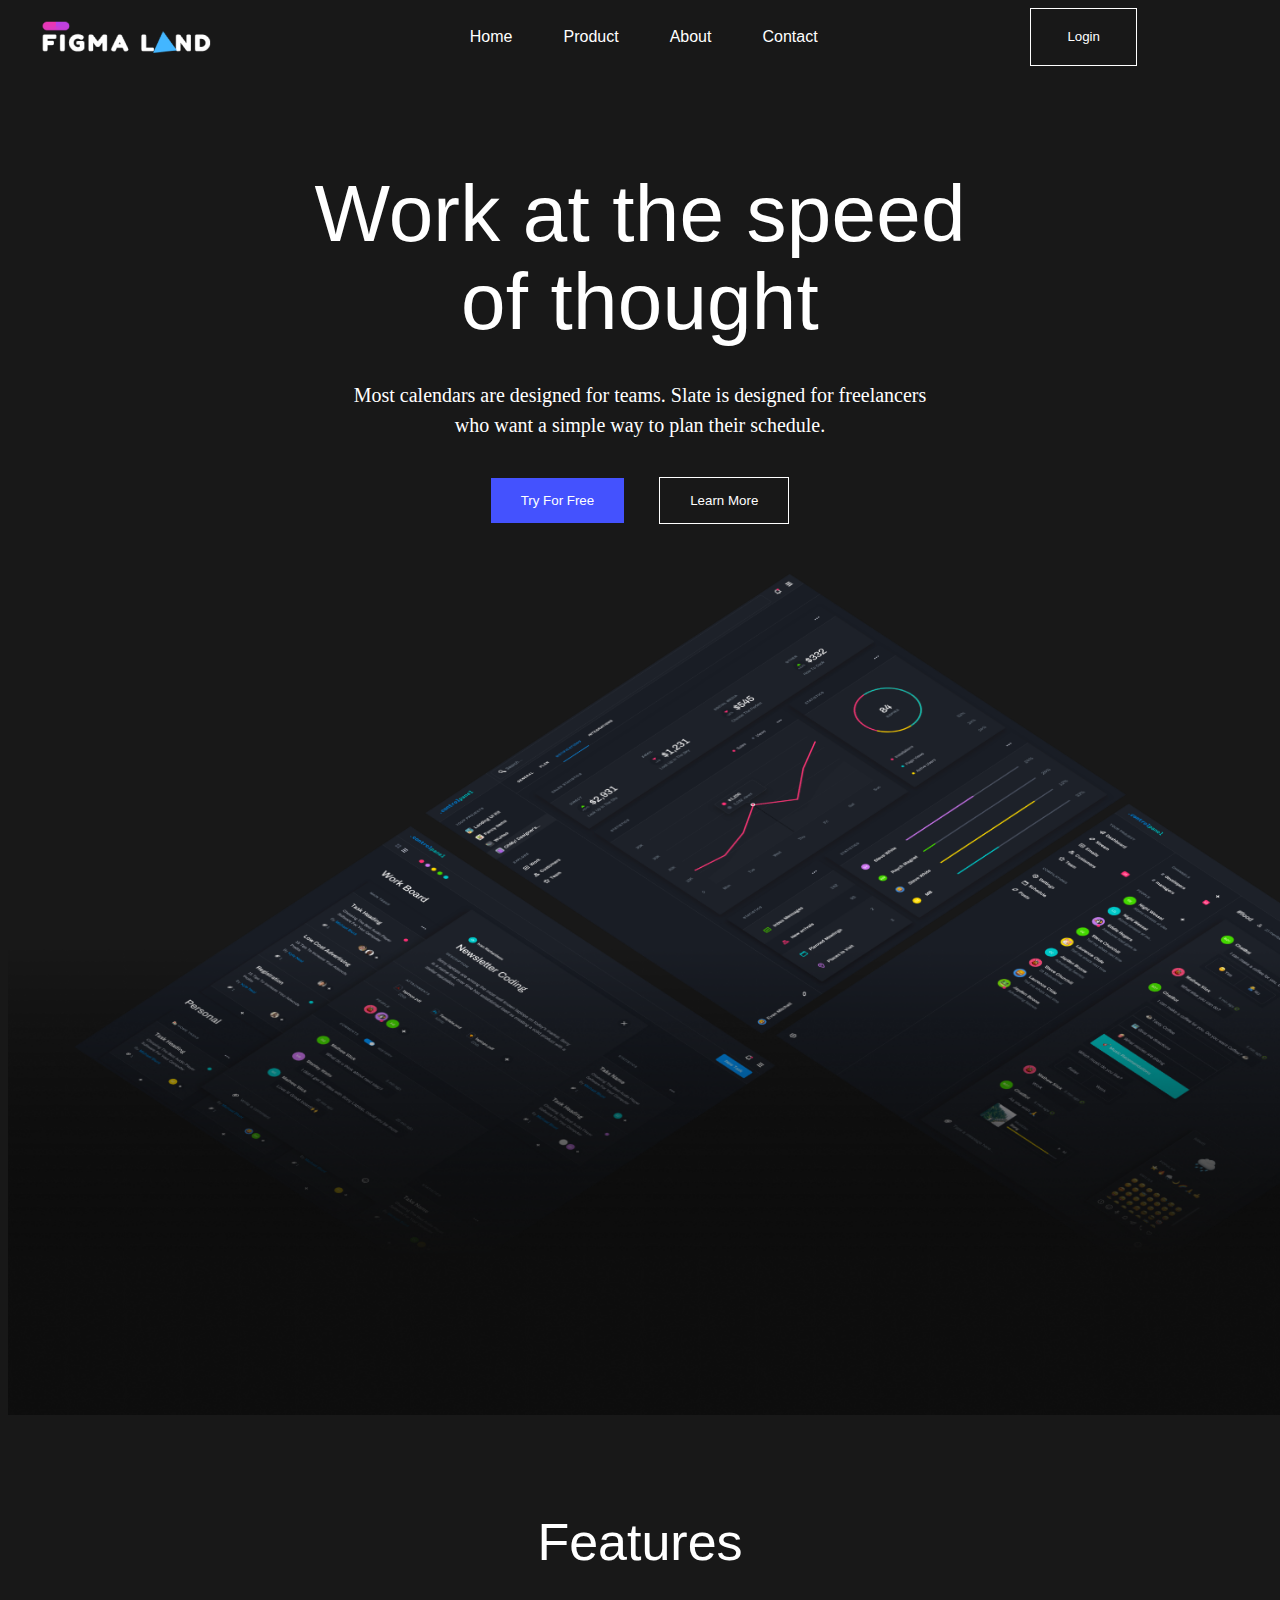
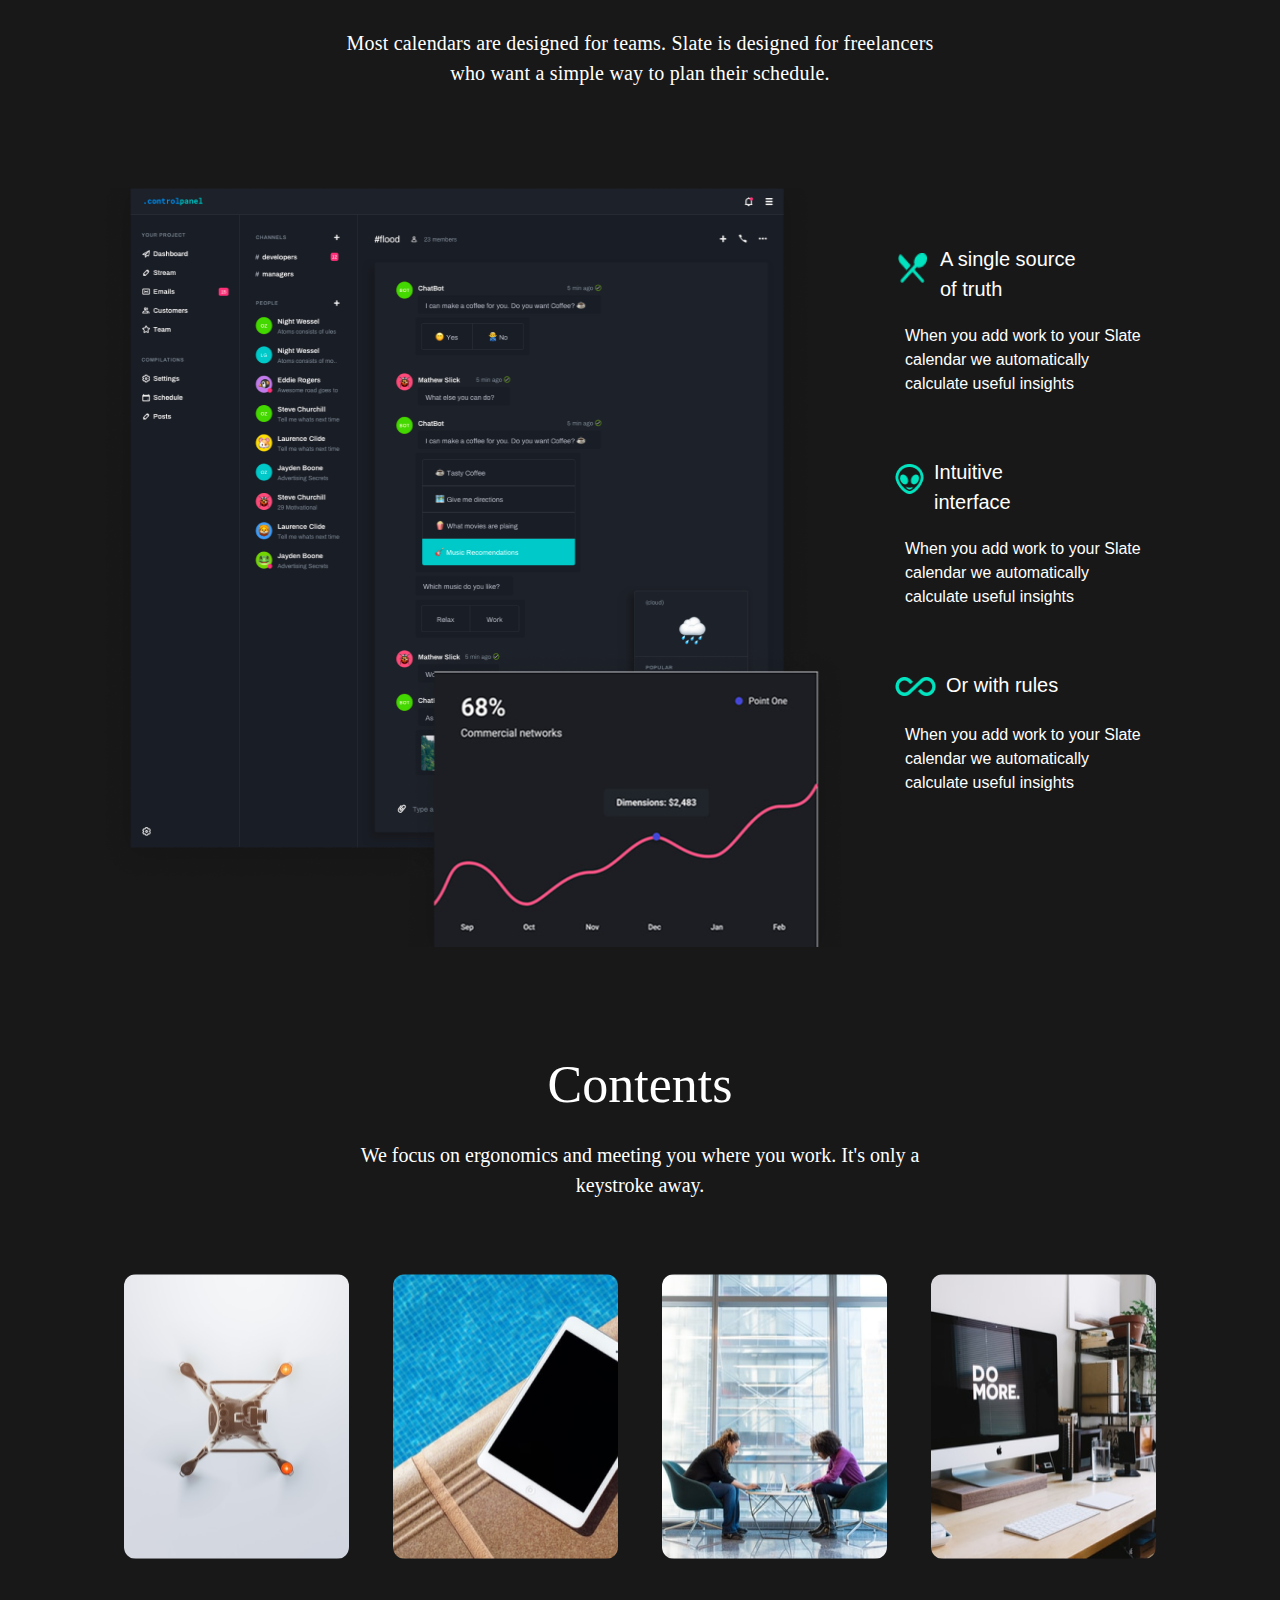
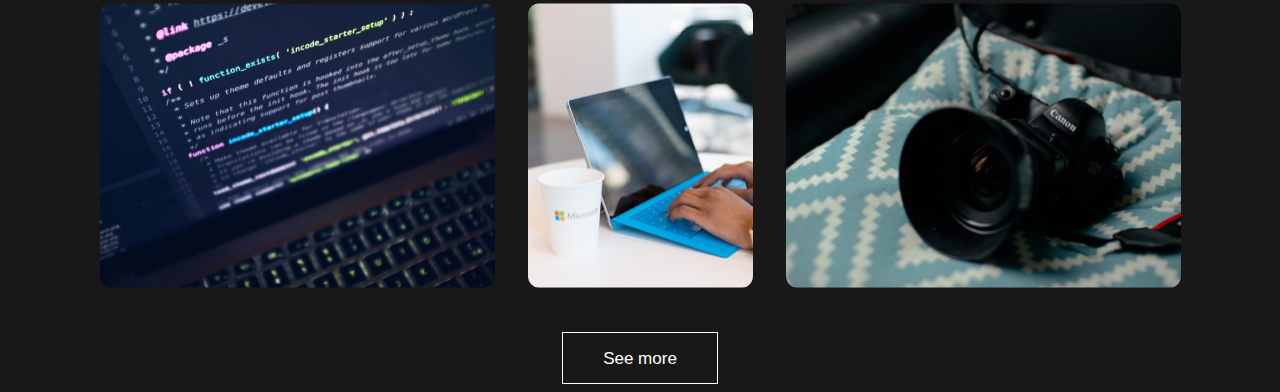
<file: index.html>
<!DOCTYPE html>
<html lang="en">
<head>
    <meta charset="UTF-8">
    <meta name="viewport" content="width=device-width, initial-scale=1.0">
    <title>tryscss</title>
    <link rel="stylesheet" href="styles/main.css">
    <link href="https://fonts.cdnfonts.com/css/graphik-trial" rel="stylesheet">
</head>
<body>
    <section>
    <header class="container">
        <div class="div-nav">
            <img src="/imgs/Rectangle 4.png" class="logo">
            <div class="a-navs">
                <a href="#" class="a-nav">Home</a>
                <a href="#product" class="a-nav">Product</a>
                <a href="#" class="a-nav">About</a>
                <a href="#" class="a-nav">Contact</a>
            </div>
            
            <button class="btn-login">Login</button>
        </div>     
    </header>
    <section class="presentation" id="product">
        <h1 class="pres-h1">Work at the speed of thought</h1>
        <p class="p-pres">
            Most calendars are designed for teams. Slate is designed for 
            freelancers who want a simple way to plan their schedule.
        </p>
        <div class="pres-btns">
            <button class="pres-btn-1">Try For Free</button>
            <button class="pres-btn-2">Learn More</button>
        </div>
        
    </section>
    <section class="imgs-rotate-pres">
        
        <div class="gradient-shadow">
            <img src="/imgs/screens (1).png"  alt="png-dashboard" class="img-dashboard">
        </div>
    </section>
    <!-- <section class="gallery">
        <h1 class="gallery-h1">Gallery</h1>
        <p class="p-gallery">
            We focus on ergonomics and meeting you where you work. It's only a keystroke away.
        </p>
        <img src="/imgs/Rectangle 1.png" alt="">
        <img src="" alt="">
        <img src="" alt="">
        <img src="" alt="">
        <img src="" alt="">
        <img src="" alt="">
        <img src="" alt="">
    </section> -->
    <section class="features" id="features">
        <h1 class="features-h1">Features</h1>
        <p class="features-p">
            Most calendars are designed for teams. Slate is designed for freelancers who want a simple way to plan their schedule.
        </p>
        <div class="imgs-notes">
            <img class="img-features" src="/imgs/Frame 19.png">
            <div class="notes">
                <div class="note1">
                    <img class="icon-note1" src="/imgs/Vector (1).png">
                    <h3 class="h3-note1">A single source of truth</h3>
                    <p class="p-note1">
                        When you add work to your 
                        Slate calendar we automatically 
                        calculate useful insights
                    </p>
                </div>
                <div class="note2">
                    <img class="icon-note2" src="/imgs/Vector (2).png">
                    <h3 class="h3-note2">Intuitive interface</h3>
                    <p class="p-note2">When you add work to your 
                        Slate calendar we automatically 
                        calculate useful insights 
                        </p>
                </div>
                <div class="note3">
                    <img class="icon-note3" src="/imgs/Vector (3).png">
                    <h3 class="h3-note3">Or with rules</h3>
                    <p class="p-note3">
                        When you add work to your 
                        Slate calendar we automatically 
                        calculate useful insights 
                    </p>
                </div>
            </div>
        </div>
        
    </section>
    <section class="contents">
        <h1 class="contents-h1">Contents</h1>
        <p class="contents-p">We focus on ergonomics and meeting you where you work. 
            It's only a keystroke away.</p>
        <div class="contents-imgs">
            <img src="/imgs/Rectangle 1.png" alt="img1" class="contents-img1">
            <img src="/imgs/Rectangle 1 (1).png" alt="img2" class="contents-img2">
            <img src="/imgs/Rectangle 1 (2).png" alt="img3" class="contents-img3">
            <img src="/imgs/Rectangle 1 (3).png" alt="img4" class="contents-img4">
        </div>
        <div class="second-contents-imgs">
            <img src="/imgs/Rectangle 1 (4).png" alt="img5" class="contents-img5">
            <img src="./imgs/Rectangle 1 (5).png" alt="img6" class="contents-img6">
            <img src="/imgs/Rectangle 1 (6).png" alt="img7" class="contents-img7">
        </div>
        <button class="contents-btn">See more</button>      
        


    </section>
</section>
</body>
</html>
</file>
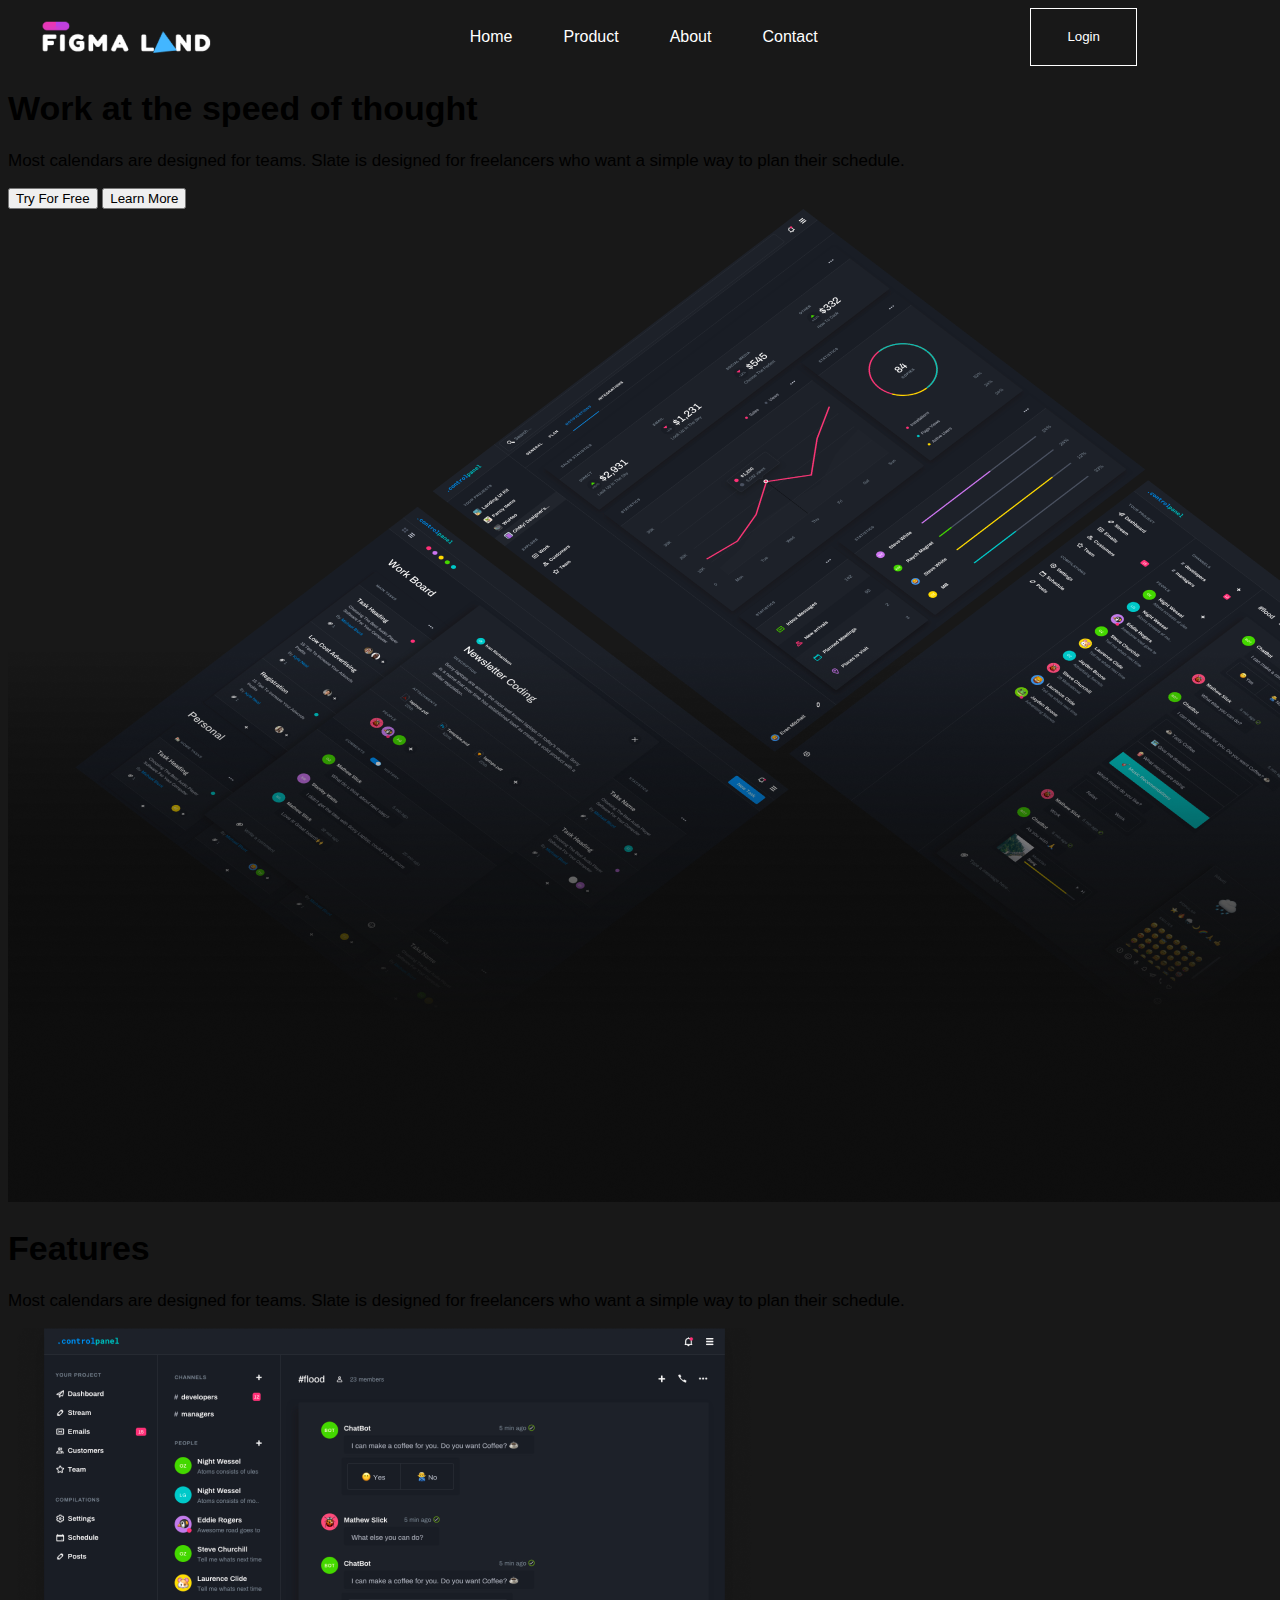
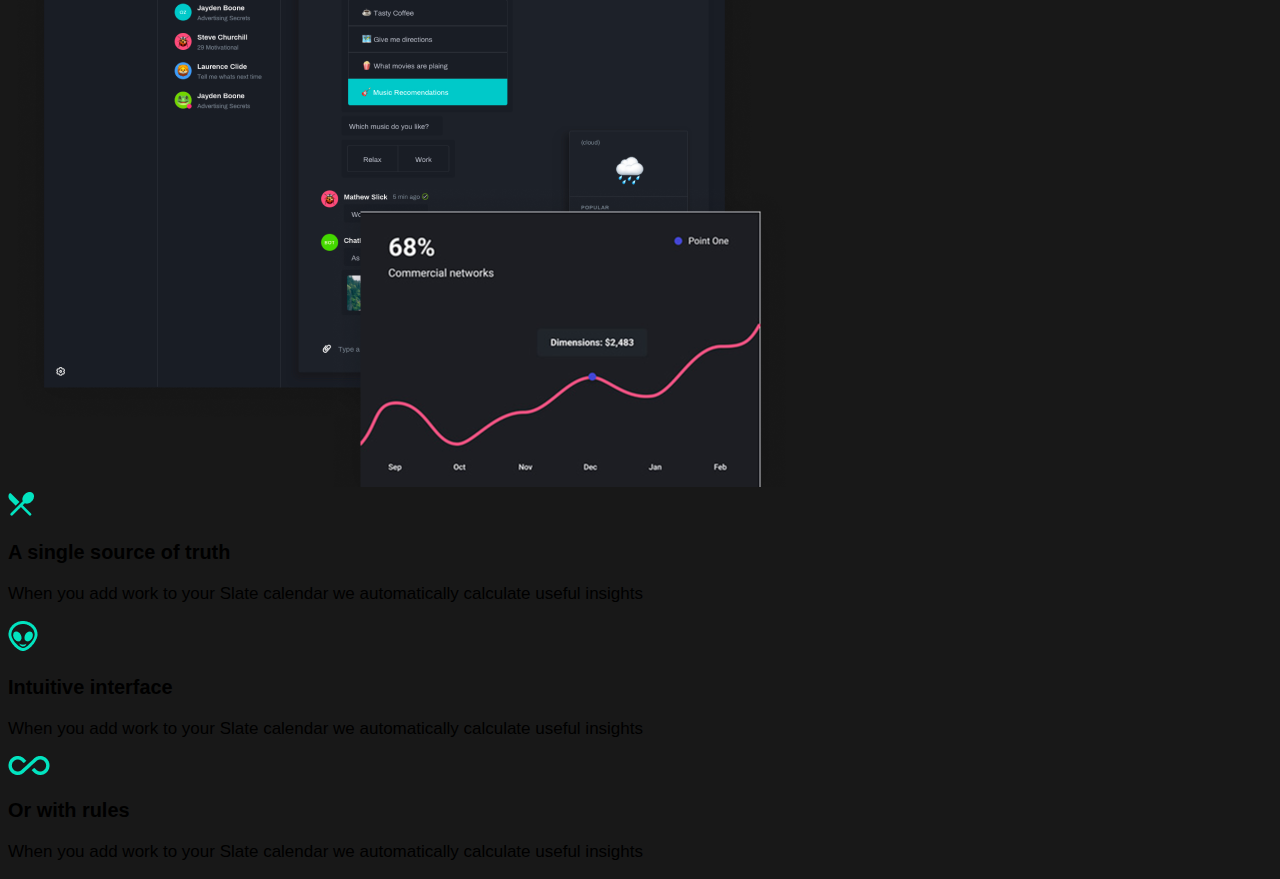
<file: tryscss.html>
<!DOCTYPE html>
<html lang="en">
<head>
    <meta charset="UTF-8">
    <meta name="viewport" content="width=device-width, initial-scale=1.0">
    <title>tryscss</title>
    <link rel="stylesheet" href="styles/main.css">
    <link href="https://fonts.cdnfonts.com/css/graphik-trial" rel="stylesheet">
</head>
<body>
    <header class="container">
        <div class="div-nav">
            <img src="/imgs/Rectangle 4.png" class="logo">
            <div class="a-navs">
                <a href="#" class="a-nav">Home</a>
                <a href="#product" class="a-nav">Product</a>
                <a href="#" class="a-nav">About</a>
                <a href="#" class="a-nav">Contact</a>
            </div>
            
            <button class="btn-login">Login</button>
        </div>     
    </header>
    <section class="presentation" id="product">
        <h1 class="pres-h1">Work at the speed of thought</h1>
        <p class="p-pres">
            Most calendars are designed for teams. Slate is designed for 
            freelancers who want a simple way to plan their schedule.
        </p>
        <div class="pres-btns">
            <button class="pres-btn-1">Try For Free</button>
            <button class="pres-btn-2">Learn More</button>
        </div>
        
    </section>
    <section class="imgs-rotate-pres">
        
        <div class="gradient-shadow">
            <img src="/imgs/screens (1).png"  alt="png-dashboard" class="img-dashboard">
        </div>
    </section>
    <!-- <section class="gallery">
        <h1 class="gallery-h1">Gallery</h1>
        <p class="p-gallery">
            We focus on ergonomics and meeting you where you work. It's only a keystroke away.
        </p>
        <img src="/imgs/Rectangle 1.png" alt="">
        <img src="" alt="">
        <img src="" alt="">
        <img src="" alt="">
        <img src="" alt="">
        <img src="" alt="">
        <img src="" alt="">
    </section> -->
    <section class="features" id="features">
        <h1 class="features-h1">Features</h1>
        <p class="features-p">
            Most calendars are designed for teams. Slate is designed for freelancers who want a simple way to plan their schedule.
        </p>
        <div class="imgs-notes">
            <img class="img-features" src="/imgs/Frame 19.png">
            <div class="notes">
                <div class="note1">
                    <img class="icon-note1" src="/imgs/Vector (1).png">
                    <h3 class="h3-note1">A single source of truth</h3>
                    <p class="p-note1">
                        When you add work to your 
                        Slate calendar we automatically 
                        calculate useful insights 

                    </p>
                </div>
                <div class="note2">
                    <img class="icon-note2" src="/imgs/Vector (2).png">
                    <h3 class="h3-note2">Intuitive interface</h3>
                    <p class="p-note2">When you add work to your 
                        Slate calendar we automatically 
                        calculate useful insights 
                        </p>
                </div>
                <div class="note3">
                    <img class="icon-note3" src="/imgs/Vector (3).png">
                    <h3 class="h3-note3">Or with rules</h3>
                    <p class="p-note3">
                        When you add work to your 
                        Slate calendar we automatically 
                        calculate useful insights 
                    </p>
                </div>
            </div>
        </div>
        
    </section>
    
</body>
</html>
</file>
<file: styles/main.css>
@import url("https://fonts.cdnfonts.com/css/graphik-trial");
body {
  background: #181818;
  font-family: Graphik Trial, sans-serif;
  font-size: 17px;
  font-style: normal;
  font-weight: 500;
}

section .presentation {
  display: flex;
  padding: 50px 0px;
  flex-direction: column;
  align-items: center;
  gap: 17px;
  align-self: stretch;
}
section .presentation .pres-h1 {
  color: #fff;
  font-family: Graphik Trial, sans-serif;
  font-size: 80px;
  font-style: normal;
  font-weight: 500;
  text-align: center;
  letter-spacing: 0.2px;
  line-height: 88px;
  width: auto;
  display: flex;
  width: 709px;
  margin-bottom: 17px;
}
section .presentation .p-pres {
  font-family: Graphik;
  font-size: 20px;
  font-style: normal;
  font-weight: 400;
  line-height: 30px;
  color: white;
  max-width: 582px;
  text-align: center;
  margin-top: 0;
}
section .presentation .pres-btns {
  display: flex;
  flex-direction: row;
  gap: 35px;
  align-items: center;
}
section .presentation .pres-btns .pres-btn-1 {
  background: #4452FE;
  border: none;
  color: #fff;
  display: flex;
  padding: 15px 30px;
  align-items: center;
  cursor: pointer;
}
section .presentation .pres-btns .pres-btn-2 {
  border: 1px solid #fff;
  background: #181818;
  color: #fff;
  display: flex;
  padding: 15px 30px;
  align-items: center;
  cursor: pointer;
}
section .imgs-rotate-pres {
  width: 1552.023px;
  height: 841px;
  margin-bottom: 100px;
  display: flex;
  margin: auto;
}
section .imgs-rotate-pres .img-dashboard {
  display: flex;
  width: 1552.023px;
  height: 841px;
}
section .features {
  display: flex;
  align-items: center;
  flex-direction: column;
  justify-content: center;
  padding: 62px 50px;
}
section .features .features-h1 {
  font-family: Graphik Trial, sans-serif;
  font-size: 52px;
  font-style: normal;
  font-weight: 400;
  line-height: 62px;
  color: #fff;
  text-align: center;
}
section .features .features-p {
  font-family: Graphik Trial;
  font-size: 20px;
  font-style: normal;
  font-weight: 400;
  line-height: 30px;
  color: #fff;
  text-align: center;
  letter-spacing: 0.2px;
  max-width: 600px;
}
section .features .imgs-notes {
  display: flex;
  align-items: center;
  gap: 27px;
}
section .features .imgs-notes .img-features {
  width: 752px;
  height: 759px;
  margin-top: 80px;
}
section .features .imgs-notes .notes {
  display: flex;
  padding: 20px;
  flex-direction: column;
  align-items: flex-start;
  gap: 25px;
}
section .features .imgs-notes .notes .note1 {
  display: flex;
  max-width: 269px;
  flex-direction: row;
  align-items: flex-start;
  max-height: 196px;
  flex-wrap: wrap;
}
section .features .imgs-notes .notes .note1 .h3-note1 {
  color: #fff;
  font-family: Graphik Trial, sans-serif;
  font-size: 20px;
  font-style: normal;
  font-weight: 500;
  line-height: 30px;
  display: flex;
  padding: 10px;
  align-items: center;
  flex-direction: row;
  gap: 10px;
  margin-top: 0;
  max-width: 153px;
  margin-bottom: 0;
}
section .features .imgs-notes .notes .note1 .p-note1 {
  font-family: Graphik Trial, sans-serif;
  font-size: 16px;
  font-style: normal;
  font-weight: 400;
  line-height: 24px;
  color: #fff;
  display: flex;
  padding: 10px;
  align-items: center;
  gap: 10px;
  margin-top: 0;
  flex-direction: column;
}
section .features .imgs-notes .notes .note1 .icon-note1 {
  width: 29px;
  height: 30px;
  display: flex;
  padding: 19px 3px;
  flex-direction: column;
  align-items: center;
  gap: 10px;
}
section .features .imgs-notes .notes .note2 {
  display: flex;
  max-width: 269px;
  flex-direction: row;
  align-items: flex-start;
  max-height: 196px;
  flex-wrap: wrap;
}
section .features .imgs-notes .notes .note2 .h3-note2 {
  color: #fff;
  font-family: Graphik Trial, sans-serif;
  font-size: 20px;
  font-style: normal;
  font-weight: 500;
  line-height: 30px;
  display: flex;
  padding: 10px;
  align-items: center;
  flex-direction: row;
  gap: 10px;
  margin-top: 0;
  max-width: 87px;
  margin-bottom: 0;
}
section .features .imgs-notes .notes .note2 .p-note2 {
  font-family: Graphik Trial, sans-serif;
  font-size: 16px;
  font-style: normal;
  font-weight: 400;
  line-height: 24px;
  color: #fff;
  display: flex;
  padding: 10px;
  align-items: center;
  gap: 10px;
  margin-top: 0;
}
section .features .imgs-notes .notes .note2 .icon-note2 {
  width: 29px;
  height: 30px;
  display: flex;
  padding: 17px 0px;
  flex-direction: column;
  align-items: center;
  gap: 10px;
}
section .features .imgs-notes .notes .note3 {
  display: flex;
  max-width: 269px;
  flex-direction: row;
  align-items: flex-start;
  max-height: 196px;
  flex-wrap: wrap;
}
section .features .imgs-notes .notes .note3 .h3-note3 {
  color: #fff;
  font-family: Graphik Trial, sans-serif;
  font-size: 20px;
  font-style: normal;
  font-weight: 500;
  line-height: 30px;
  display: flex;
  padding: 10px;
  align-items: center;
  flex-direction: row;
  gap: 10px;
  margin-top: 0;
  margin-bottom: 0;
}
section .features .imgs-notes .notes .note3 .p-note3 {
  font-family: Graphik Trial, sans-serif;
  font-size: 16px;
  font-style: normal;
  font-weight: 400;
  line-height: 24px;
  color: #fff;
  display: flex;
  padding: 10px;
  align-items: center;
  gap: 10px;
  margin-top: 0;
  flex-direction: column;
}
section .features .imgs-notes .notes .note3 .icon-note3 {
  width: 41px;
  height: 19px;
  display: flex;
  padding: 17px 0px;
  flex-direction: column;
  align-items: center;
  gap: 10px;
}
section .contents {
  display: flex;
  flex-direction: column;
  align-items: center;
  gap: 44px;
}
section .contents .contents-h1 {
  display: flex;
  padding: 10px;
  align-items: center;
  gap: 10px;
  font-family: Graphik Trial;
  font-size: 52px;
  font-style: normal;
  font-weight: 400;
  line-height: 62px;
  color: #fff;
  margin-bottom: -40px;
}
section .contents .contents-p {
  font-family: Graphik Trial;
  font-size: 20px;
  font-style: normal;
  font-weight: 400;
  line-height: 30px;
  text-align: center;
  color: #fff;
  display: flex;
  padding: 10px;
  align-items: center;
  margin-top: 0;
  max-width: 571px;
}
section .contents .contents-imgs {
  align-items: center;
  gap: 33px;
  display: flex;
  flex-direction: row;
  align-items: center;
  gap: 44px;
}
section .contents .contents-img1 {
  width: 225px;
  height: 285px;
  display: flex;
  align-items: center;
  border-radius: 12px;
}
section .contents .contents-img2 {
  width: 225px;
  height: 285px;
  display: flex;
  align-items: center;
  border-radius: 12px;
}
section .contents .contents-img3 {
  width: 225px;
  height: 285px;
  display: flex;
  align-items: center;
  border-radius: 12px;
}
section .contents .contents-img4 {
  width: 225px;
  height: 285px;
  display: flex;
  align-items: center;
  border-radius: 12px;
}
section .contents .second-contents-imgs {
  display: flex;
  align-items: center;
  gap: 33px;
}
section .contents .second-contents-imgs .contents-img5 {
  width: 395px;
  height: 285px;
  display: flex;
  align-items: center;
  border-radius: 12px;
}
section .contents .second-contents-imgs .contents-img6 {
  width: 225px;
  height: 285px;
  display: flex;
  align-items: center;
  border-radius: 12px;
}
section .contents .second-contents-imgs .contents-img7 {
  width: 395px;
  height: 285px;
  display: flex;
  align-items: center;
  border-radius: 12px;
}
section .contents .contents-btn {
  display: flex;
  height: 52px;
  padding: 15px 40px;
  align-items: center;
  font-family: Graphik Trial, sans-serif;
  font-size: 17px;
  font-style: normal;
  font-weight: 500;
  line-height: 25px;
  border: 1px solid #fff;
  background-color: #181818;
  color: #fff;
}

.container {
  width: 1200px;
  margin: 0 auto;
}

.div-nav {
  width: 1097px;
  display: flex;
  justify-content: space-between;
}
.div-nav .btn-login {
  display: inline-flex;
  padding: 20px 36px;
  flex-shrink: 0;
  color: #fff;
  background-color: #181818;
  border: 1px solid #fff;
  cursor: pointer;
}
.div-nav .logo {
  display: flex;
  align-items: flex-start;
  gap: 10px;
  width: 186px;
}
.div-nav .a-navs {
  display: inline-flex;
  align-items: center;
}
.div-nav .a-nav {
  display: flex;
  padding: 10px;
  align-items: center;
  gap: 10px;
  text-decoration: none;
  color: white;
  margin-left: 31px;
  font-family: Graphik, sans-serif;
  font-size: 16px;
  font-style: normal;
  font-weight: 500;
}

/*# sourceMappingURL=main.css.map */
</file>
